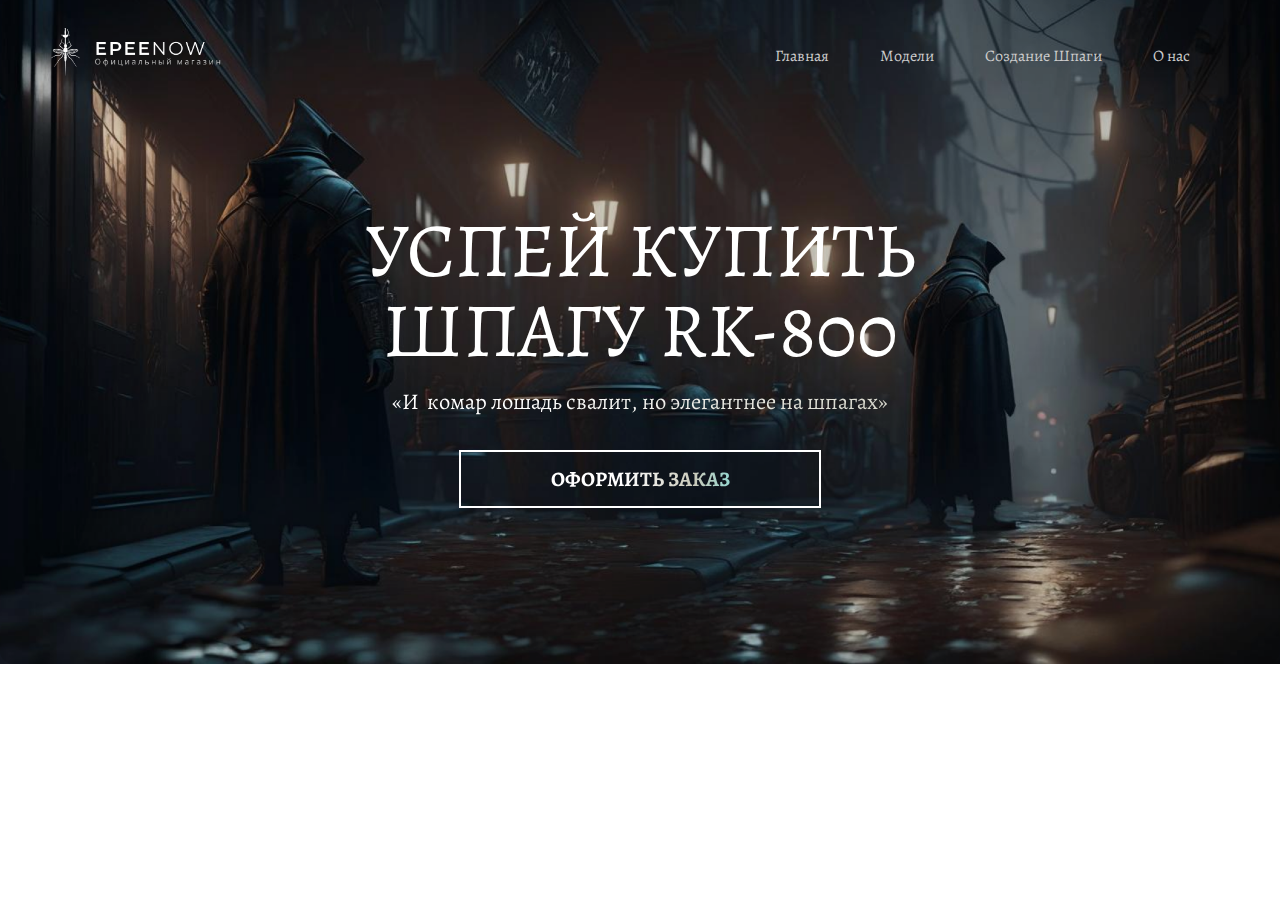
<file: index.html>
<!DOCTYPE html>
<html>

<head>
    <meta name="viewport" content="width=device-width, initial-scale=1">
    <link href="https://fonts.googleapis.com/css2?family=Alegreya&display=swap" rel="stylesheet">
    <link rel="stylesheet" href="https://cdnjs.cloudflare.com/ajax/libs/font-awesome/4.7.0/css/font-awesome.min.css">
    <link rel="stylesheet" href="./css/window-1.css">
    <style>

    </style>
</head>

<body>

    <div class="topnav" id="myTopnav">
        <img class="active" style="height: 3rem; padding-top: 2.2vw; padding-left: 4vw;" src="./images/logo.png" alt="">
        <a href="../windows/window-4.html" style="margin-right: 5vw;">О нас</a>
        <a href="./windows/window-3.html">Создание Шпаги</a>
        <a href="./windows/window-2.html">Модели</a>
        <a href="../index.html">Главная</a>
        <a href="javascript:void(0);" class="icon" onclick="myFunction()">
            <i class="fa fa-bars"></i>
        </a>
    </div>

    <div>
        <div>
            <p class="buy">
                УСПЕЙ КУПИТЬ <br> ШПАГУ RK-800</p>
            <p class="linear-wipe"
                style="text-align: center; line-height: 5vw; color: #C7C7C7; margin-bottom: 0px; margin-top: 0vw; margin-left: 10px; margin-right: 10px; font-size: 1.4rem;">
                «И  комар лошадь свалит, но элегантнее на шпагах»</p>
            <button style="margin: 0 auto; margin-top: 1rem; display: block; border: 2px solid #FFFFFF; padding: 1vw 7vw; outline: none; /* Для синий ободки */
            border: 2px solid white;
            background: transparent;"><a class="linear-wipe"
                    style="color: #C7C7C7; text-decoration: none; font-size: 1.3rem; font-family: 'Alegreya', serif;"
                    href="./windows/window-1.html"><b>ОФОРМИТЬ ЗАКАЗ</b></a></button>
        </div>
    </div>
    <div></div>
    <div></div>
    </div>
    <script>
        function myFunction() {
            var x = document.getElementById("myTopnav");
            if (x.className === "topnav") {
                x.className += " responsive";
            } else {
                x.className = "topnav";
            }
        }
    </script>


</body>

</html>
</file>
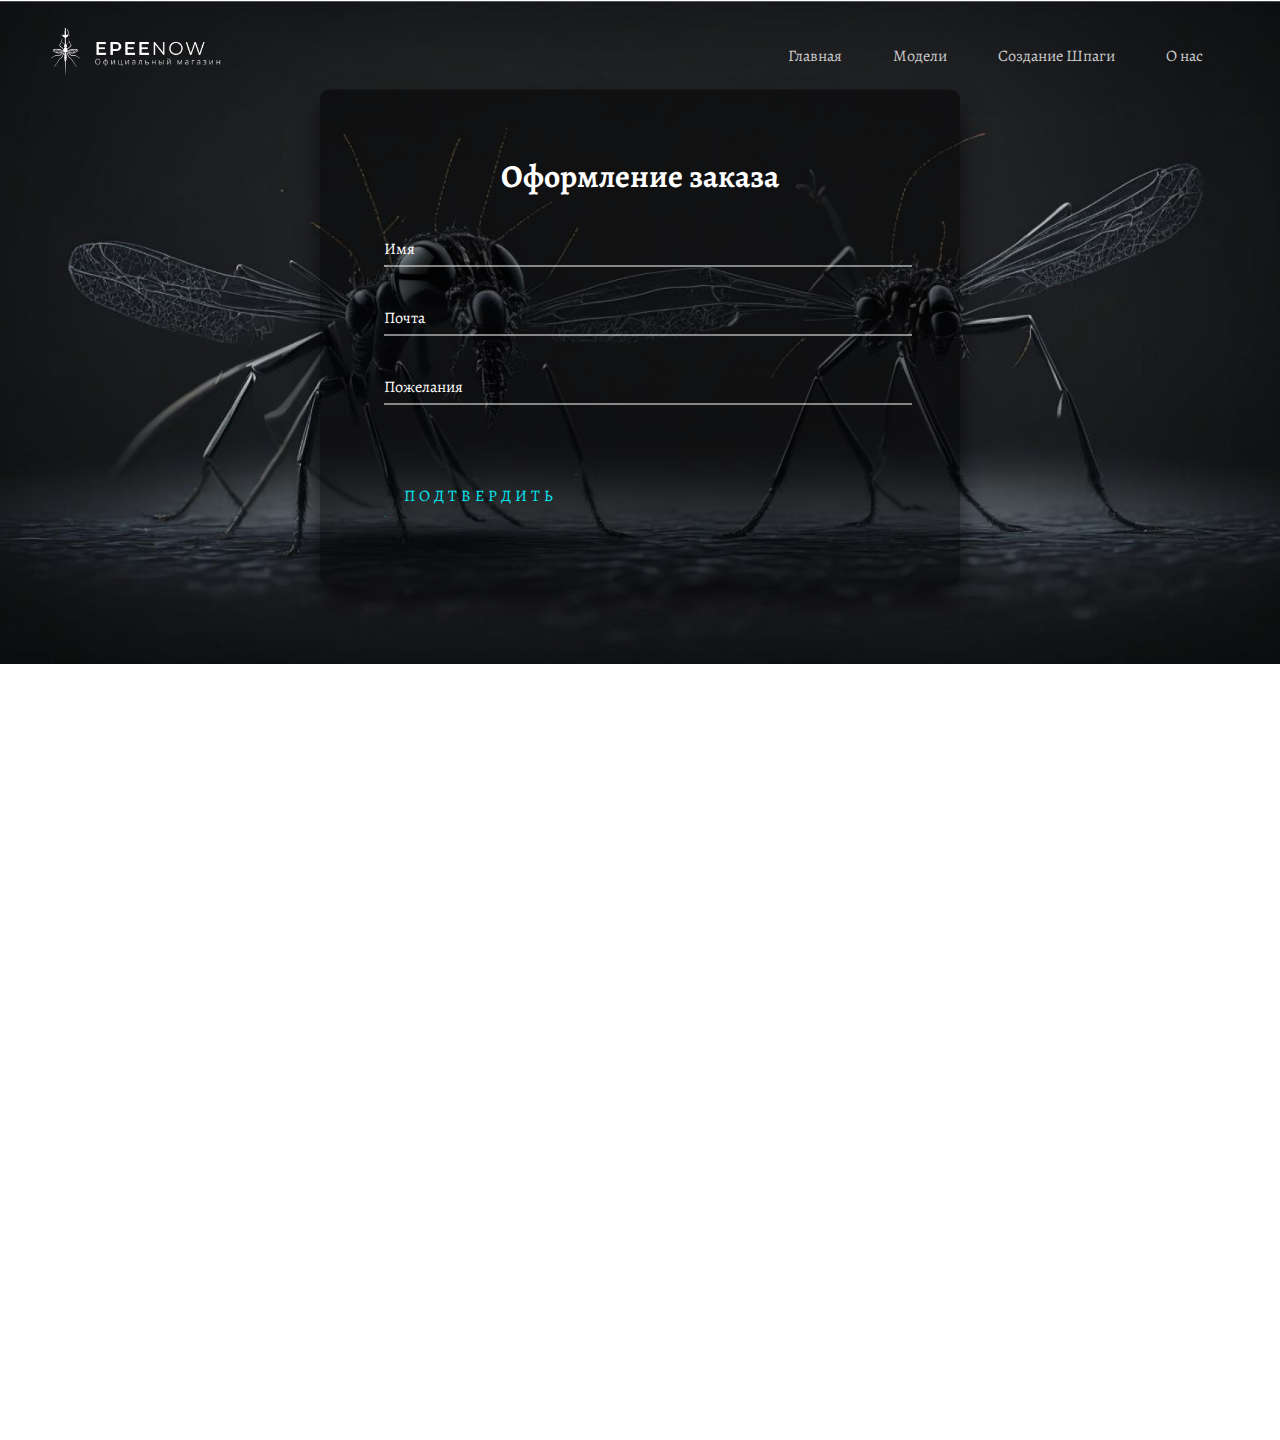
<file: windows/window-1.html>
<!DOCTYPE html>
<html>

<head>
    <meta name="viewport" content="width=device-width, initial-scale=1">
    <link href="https://fonts.googleapis.com/css2?family=Alegreya&display=swap" rel="stylesheet">
    <link rel="stylesheet" href="https://cdnjs.cloudflare.com/ajax/libs/font-awesome/4.7.0/css/font-awesome.min.css">
    <link rel="stylesheet" href="../css/zakaz.css">
    <title>Оформление заказа</title>
</head>

<body>

    <div class="topnav" id="myTopnav">
        <img class="active" style="height: 3rem; padding-top: 2.2vw; padding-left: 4vw;" src="../images/logo.png"
            alt="">
        <a href="../windows/window-4.html" style="margin-right: 4vw;">О нас</a>
        <a href="../windows/window-3.html">Создание Шпаги</a>
        <a href="../windows/window-2.html">Модели</a>
        <a href="../index.html">Главная</a>
        <a href="javascript:void(0);" class="icon" onclick="myFunction()">
            <i class="fa fa-bars"></i>
        </a>
    </div>
    <script>
        function myFunction() {
            var x = document.getElementById("myTopnav");
            if (x.className === "topnav") {
                x.className += " responsive";
            } else {
                x.className = "topnav";
            }
        }
    </script>

    <div class="login-box">
        <h2 style="font-family: 'Alegreya', serif; font-size: 2rem;">Оформление заказа</h2>
        <form>
            <div class="user-box">
                <input type="text" name="" required="">
                <label>Имя</label>
            </div>
            <div class="user-box">
                <input type="text" name="" required="">
                <label>Почта</label>
            </div>
            <div class="user-box">
                <input type="text" name="" required="">
                <label>Пожелания</label>
            </div>
            <a href="../windows/otvet.html" style="font-size: 1rem;">
                <span></span>
                <span></span>
                <span></span>
                <span></span>
                Подтвердить
            </a>
        </form>
    </div>

</body>

</html>
</file>
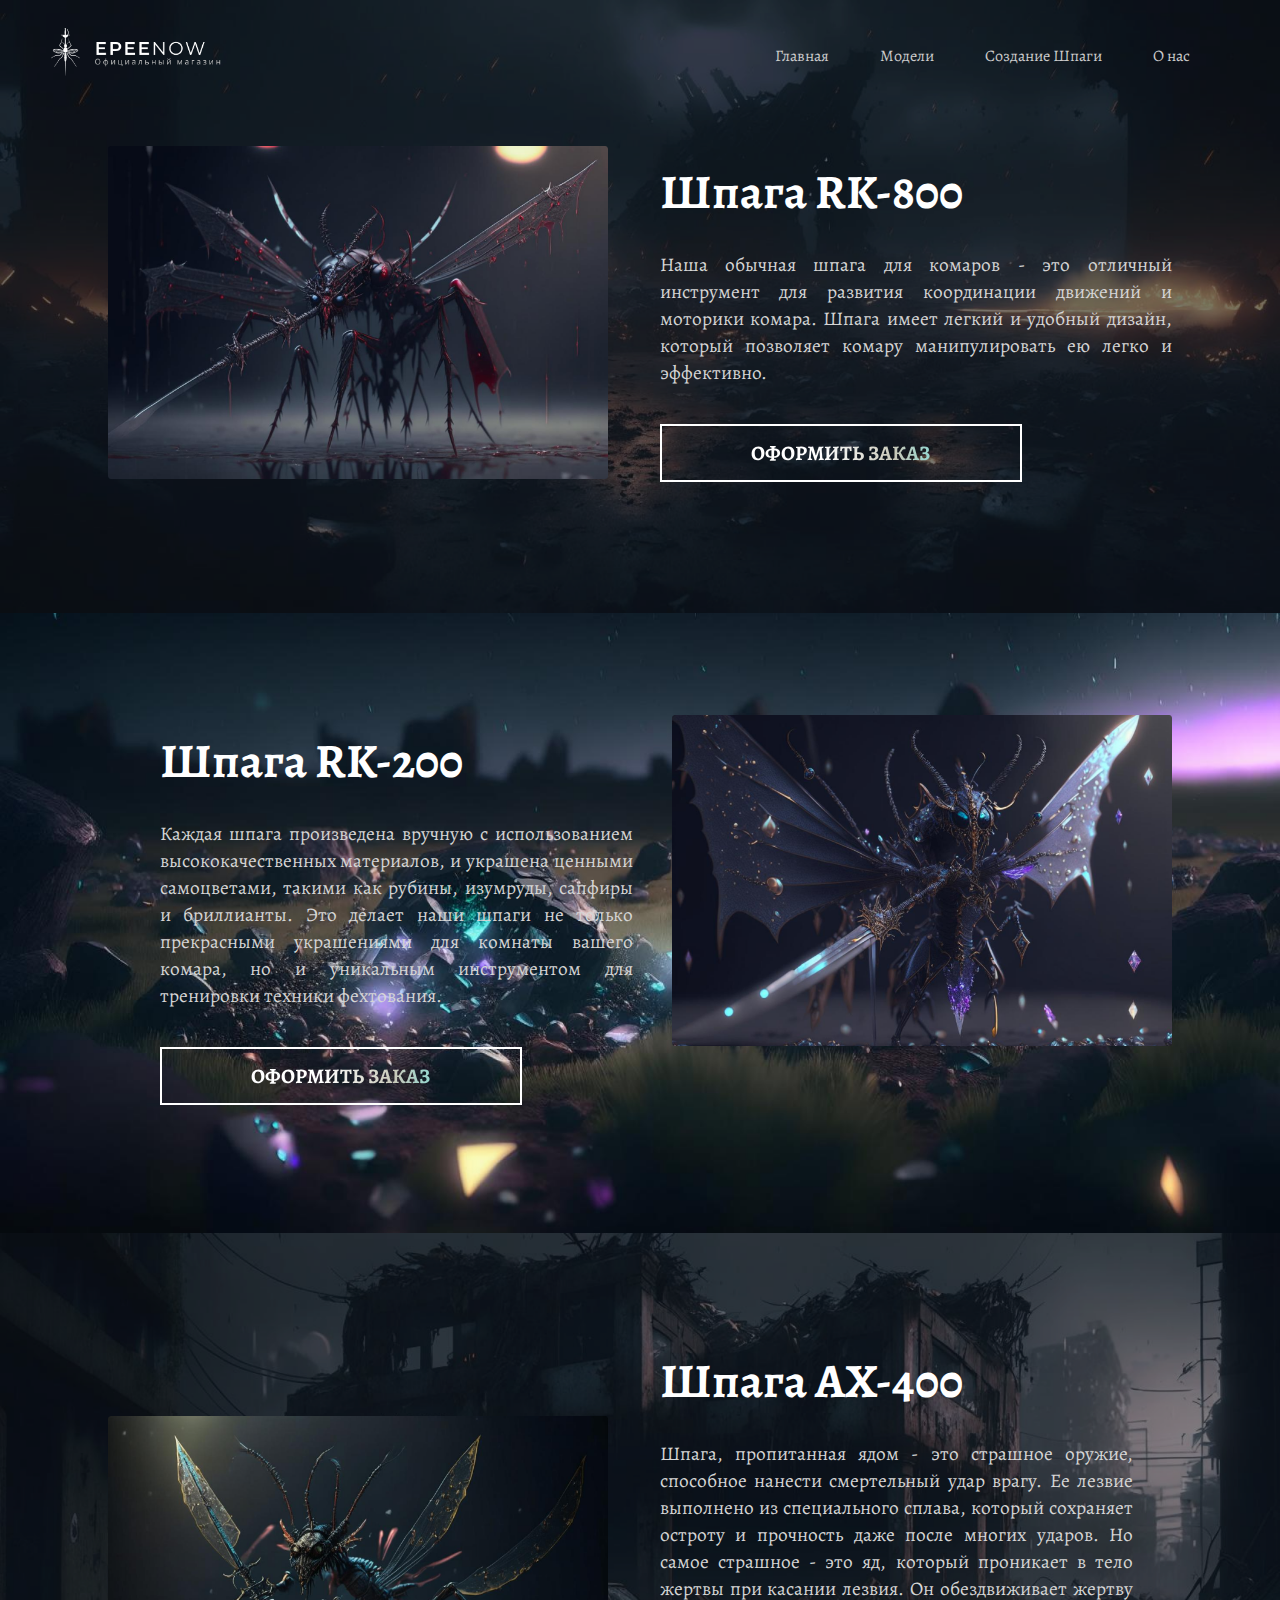
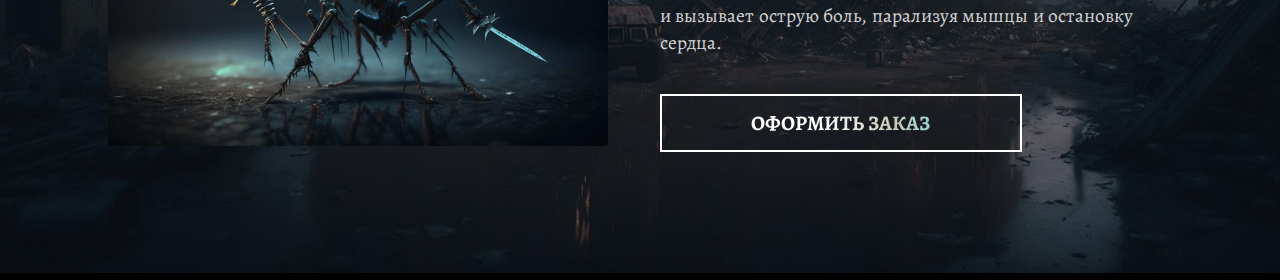
<file: windows/window-2.html>
<!DOCTYPE html>
<html>

<head>
    <meta name="viewport" content="width=device-width, initial-scale=1">
    <link href="https://fonts.googleapis.com/css2?family=Alegreya&display=swap" rel="stylesheet">
    <link rel="stylesheet" href="https://cdnjs.cloudflare.com/ajax/libs/font-awesome/4.7.0/css/font-awesome.min.css">
    <link rel="stylesheet" href="../css/window-2.css">
    <title>Меню</title>
</head>

<body>
    <div class="fon-card-1">
        <div class="topnav" id="myTopnav">
            <img class="active" style="height: 3rem; padding-top: 2.2vw; padding-left: 4vw;" src="../images/logo.png"
                alt="">
            <a href="../windows/window-4.html" style="margin-right: 5vw;">О нас</a>
            <a href="../windows/window-3.html">Создание Шпаги</a>
            <a href="../windows/window-2.html">Модели</a>
            <a href="../index.html">Главная</a>
            <a href="javascript:void(0);" class="icon" onclick="myFunction()">
                <i class="fa fa-bars"></i>
            </a>
        </div>

        <div>
            <div
                style="display: flex; flex-direction: row; margin: 8vw; margin-bottom: 0vw; margin-top: 5vw; flex-wrap: wrap; justify-content: center;">
                <div style="margin-top: auto;"><img class="card-img" style="max-width: 500px;"
                        src="../images/card-1.png" alt=""></div>
                <div class="text-card" style="width: 40vw; margin-left: 4vw;">
                    <p style="font-size: 3rem; color: white; margin-top: 1vw; margin-bottom: 2vw;"><b>Шпага RK-800</b>
                    </p>
                    <p class="card-text"
                        style="font-size: 1.2rem; color: rgb(213, 213, 213); margin-top: 1vw; text-align: justify;">Наша
                        обычная шпага
                        для комаров - это
                        отличный инструмент для развития
                        координации движений и моторики комара. Шпага имеет легкий и удобный дизайн,
                        который позволяет комару манипулировать ею легко и эффективно.</p>
                    <button class="card-button" style="margin-top: 3vw; display: block; border: 2px solid #FFFFFF; padding: 1vw 7vw; outline: none; /* Для синий ободки */
            border: 2px solid white;
            background: transparent;"><a class="linear-wipe"
                            style="color: #C7C7C7; text-decoration: none; font-size: 1.3rem; font-family: 'Alegreya', serif;"
                            href="../windows/window-1.html"><b>ОФОРМИТЬ ЗАКАЗ</b></a></button>
                </div>
            </div>
        </div>

    </div>

    <div class="fon-card-2">
        <div>
            <div
                style="display: flex; padding-top: 8vw; flex-direction: row; margin-left: 8vw; margin-right: 8vw; flex-wrap: wrap; justify-content: center;">
                <div class="text-card" style="width: 40vw; margin-left: 4vw; margin-top: auto;">
                    <p style="font-size: 3rem; color: white; margin-top: 1vw; margin-bottom: 2vw;"><b>Шпага RK-200</b>
                    </p>
                    <p class="card-text"
                        style="font-size: 1.2rem; padding-right: 3vw; color: rgb(213, 213, 213); margin-top: 1vw; text-align: justify;">
                        Каждая шпага
                        произведена вручную с
                        использованием высококачественных материалов, и украшена ценными самоцветами, такими как рубины,
                        изумруды,
                        сапфиры и бриллианты. Это делает наши шпаги не только прекрасными украшениями
                        для комнаты вашего комара, но и уникальным инструментом для тренировки техники
                        фехтования.</p>
                    <button class="card-button" style="margin-top: 3vw; display: block; border: 2px solid #FFFFFF; padding: 1vw 7vw; outline: none; /* Для синий ободки */
            border: 2px solid white;
            background: transparent;"><a class="linear-wipe"
                            style="color: #C7C7C7; text-decoration: none; font-size: 1.3rem; font-family: 'Alegreya', serif;"
                            href="../windows/window-1.html"><b>ОФОРМИТЬ ЗАКАЗ</b></a></button>
                </div>
                <div><img class="card-img" style="max-width: 500px;" src="../images/card-2.png" alt=""></div>
            </div>
        </div>

    </div>

    <div class="fon-card-3">
        <div>
            <div
                style="display: flex; padding-top: 8vw; flex-direction: row; margin-left: 8vw; margin-right: 8vw; flex-wrap: wrap; justify-content: center;">
                <div style="margin-top: auto;"><img class="card-img" style="max-width: 500px;"
                        src="../images/card-4.png" alt=""></div>
                <div class="text-card" style="width: 40vw; margin-left: 4vw;">
                    <p style="font-size: 3rem; color: white; margin-top: 1vw; margin-bottom: 2vw;"><b>Шпага AX-400</b>
                    </p>
                    <p class="card-text"
                        style="font-size: 1.2rem; padding-right: 3vw; color: rgb(213, 213, 213); margin-top: 1vw; text-align: justify;">
                        Шпага, пропитанная
                        ядом - это страшное оружие, способное нанести смертельный удар врагу. Ее лезвие выполнено из
                        специального сплава, который сохраняет остроту и прочность даже после многих ударов. Но самое
                        страшное - это яд, который проникает в тело жертвы при касании лезвия. Он обездвиживает жертву и
                        вызывает острую боль, парализуя мышцы и остановку сердца.</p>
                    <button class="card-button" style="margin-top: 3vw; display: block; border: 2px solid #FFFFFF; padding: 1vw 7vw; outline: none; /* Для синий ободки */
                        border: 2px solid white;
                        background: transparent;"><a class="linear-wipe"
                            style="color: #C7C7C7; text-decoration: none; font-size: 1.3rem; font-family: 'Alegreya', serif;"
                            href="../windows/window-1.html"><b>ОФОРМИТЬ ЗАКАЗ</b></a></button>
                </div>
            </div>
        </div>

    </div>


    <script>
        function myFunction() {
            var x = document.getElementById("myTopnav");
            if (x.className === "topnav") {
                x.className += " responsive";
            } else {
                x.className = "topnav";
            }
        }
    </script>


</body>

</html>
</file>
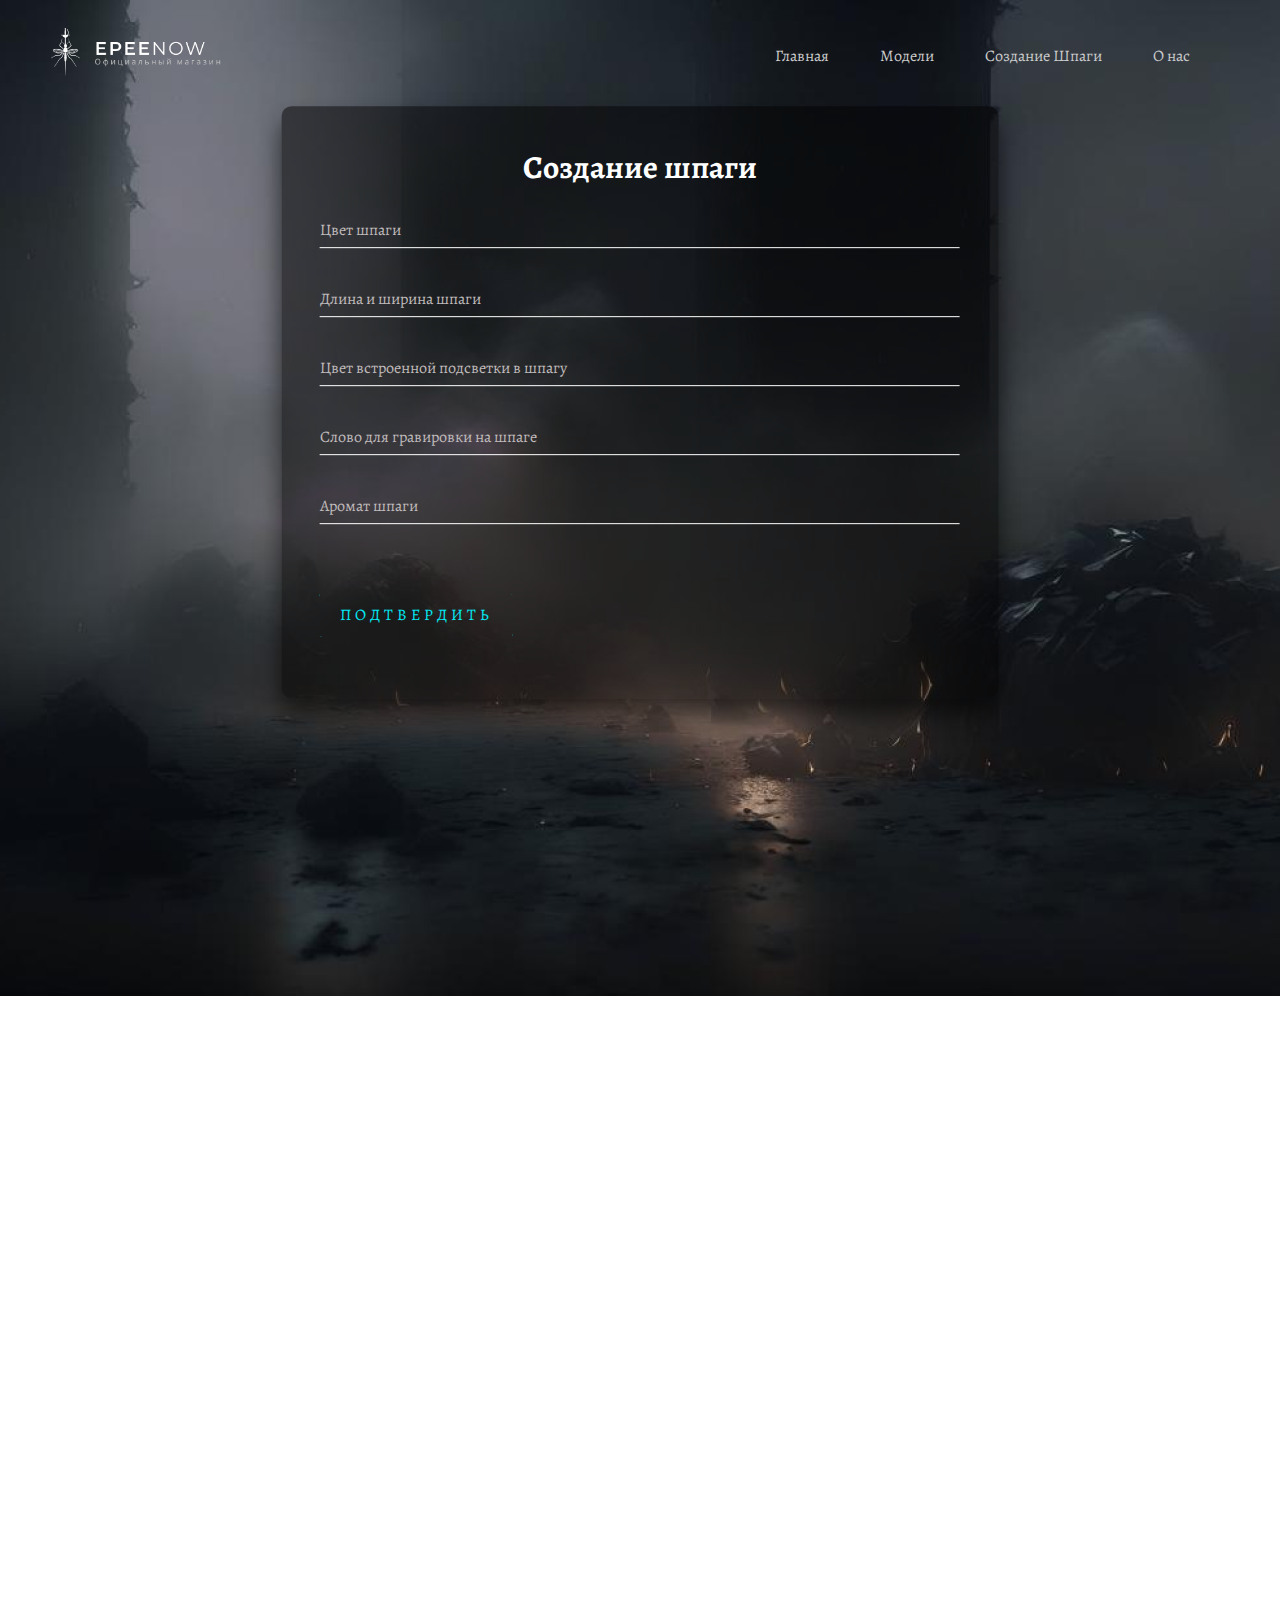
<file: windows/window-3.html>
<!DOCTYPE html>
<html>

<head>
    <meta name="viewport" content="width=device-width, initial-scale=1">
    <link href="https://fonts.googleapis.com/css2?family=Alegreya&display=swap" rel="stylesheet">
    <link rel="stylesheet" href="https://cdnjs.cloudflare.com/ajax/libs/font-awesome/4.7.0/css/font-awesome.min.css">
    <link rel="stylesheet" href="../css/window-3.css">
    <title>Создание шпаги</title>
</head>

<body>

    <div class="topnav" id="myTopnav">
        <img class="active" style="height: 3rem; padding-top: 2.2vw; padding-left: 4vw;" src="../images/logo.png"
            alt="">
        <a href="../windows/window-4.html" style="margin-right: 5vw;">О нас</a>
        <a href="../windows/window-3.html">Создание Шпаги</a>
        <a href="../windows/window-2.html">Модели</a>
        <a href="../index.html">Главная</a>
        <a href="javascript:void(0);" class="icon" onclick="myFunction()">
            <i class="fa fa-bars"></i>
        </a>
    </div>
    <script>
        function myFunction() {
            var x = document.getElementById("myTopnav");
            if (x.className === "topnav") {
                x.className += " responsive";
            } else {
                x.className = "topnav";
            }
        }
    </script>


    <div class="login-box">
        <h2 style="font-family: 'Alegreya', serif; font-size: 2rem;">Создание шпаги</h2>
        <form>
            <div class="user-box">
                <input type="text" name="" required="">
                <label style="color: #C0BBBB;">Цвет шпаги</label>
            </div>
            <div class="user-box">
                <input type="text" name="" required="">
                <label class="input-text" style="color: #C0BBBB;">Длина и ширина шпаги</label>
            </div>
            <div class="user-box">
                <input type="text" name="" required="">
                <label style="color: #C0BBBB;">Цвет встроенной подсветки в шпагу</label>
            </div>
            <div class="user-box">
                <input type="text" name="" required="">
                <label style="color: #C0BBBB;">Слово для гравировки на шпаге</label>
            </div>
            <div class="user-box">
                <input type="text" name="" required="">
                <label style="color: #C0BBBB;">Аромат шпаги</label>
            </div>
            <a class="a-1" href="../windows/window-1.html" style="font-size: 1rem; margin-bottom: 1.4vw;">
                <span></span>
                <span></span>
                <span></span>
                <span></span>
                Подтвердить
            </a>
        </form>
    </div>
</body>

</html>
</file>
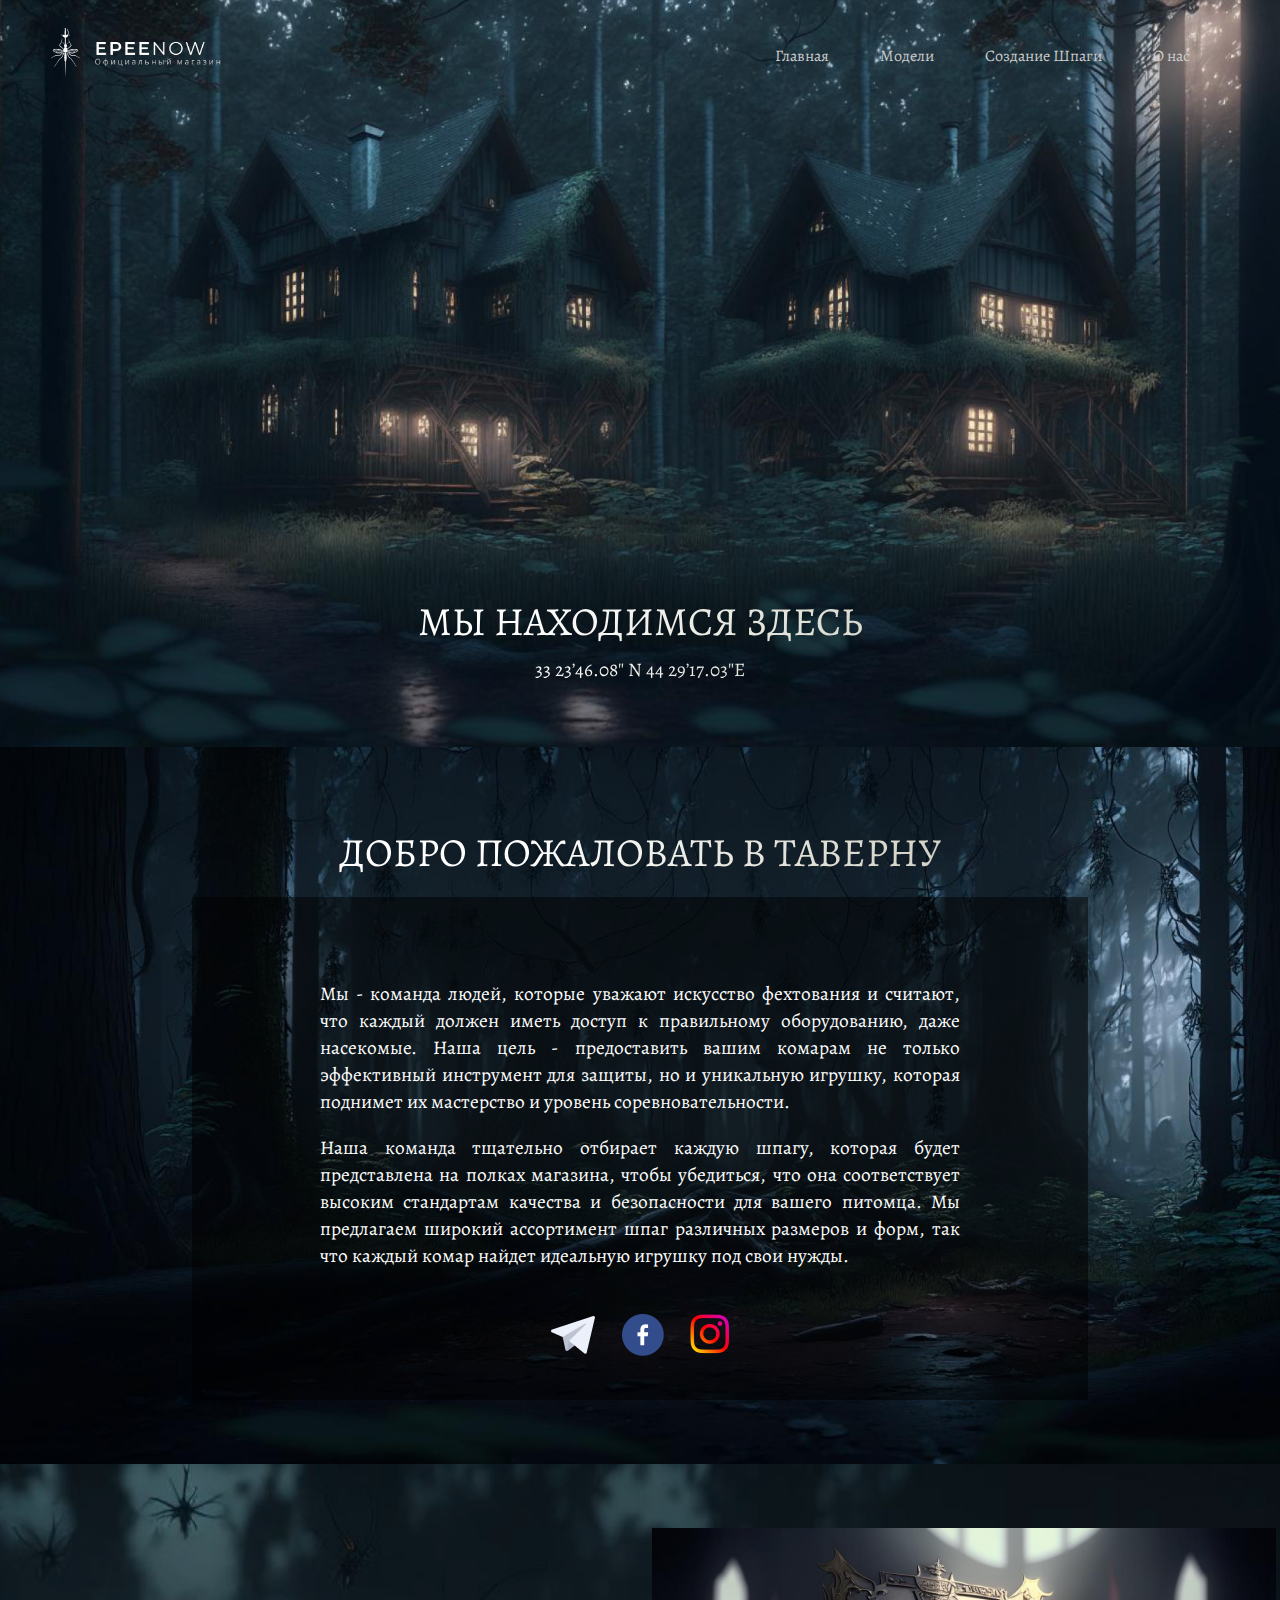
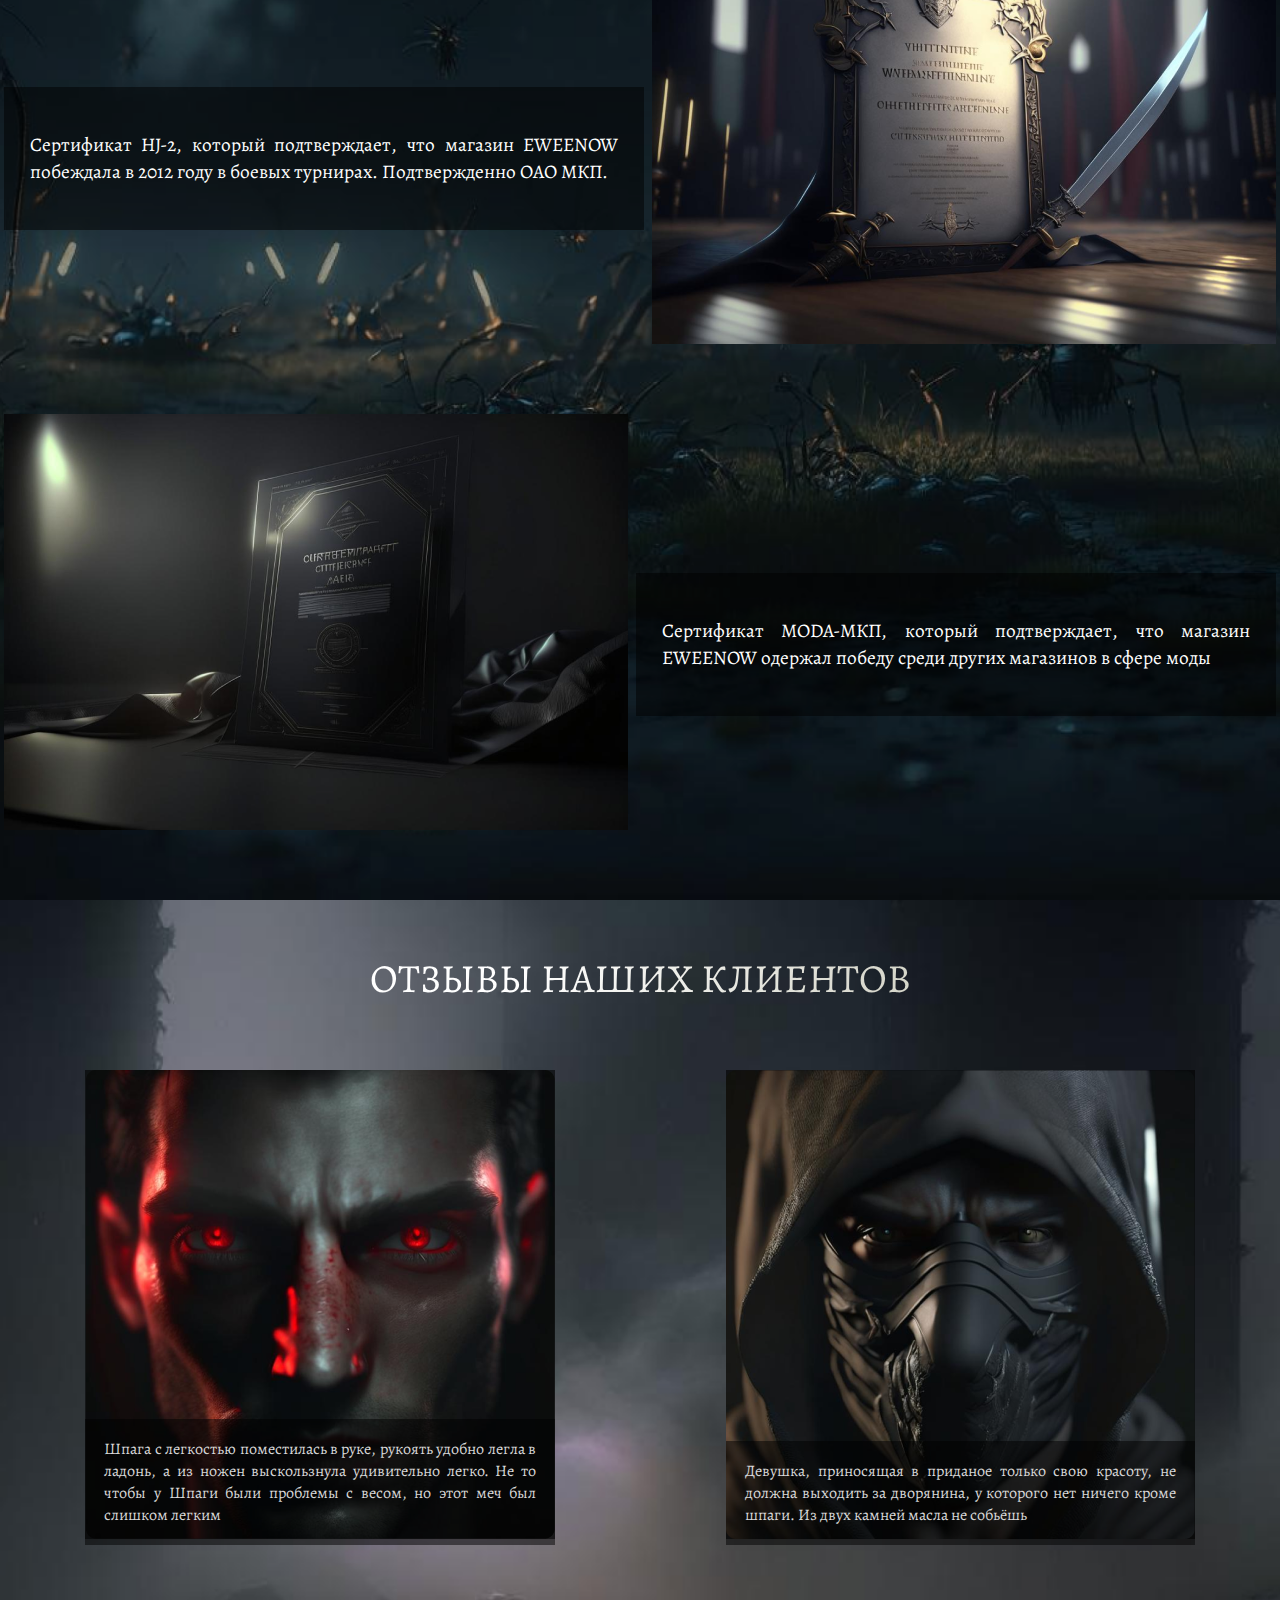
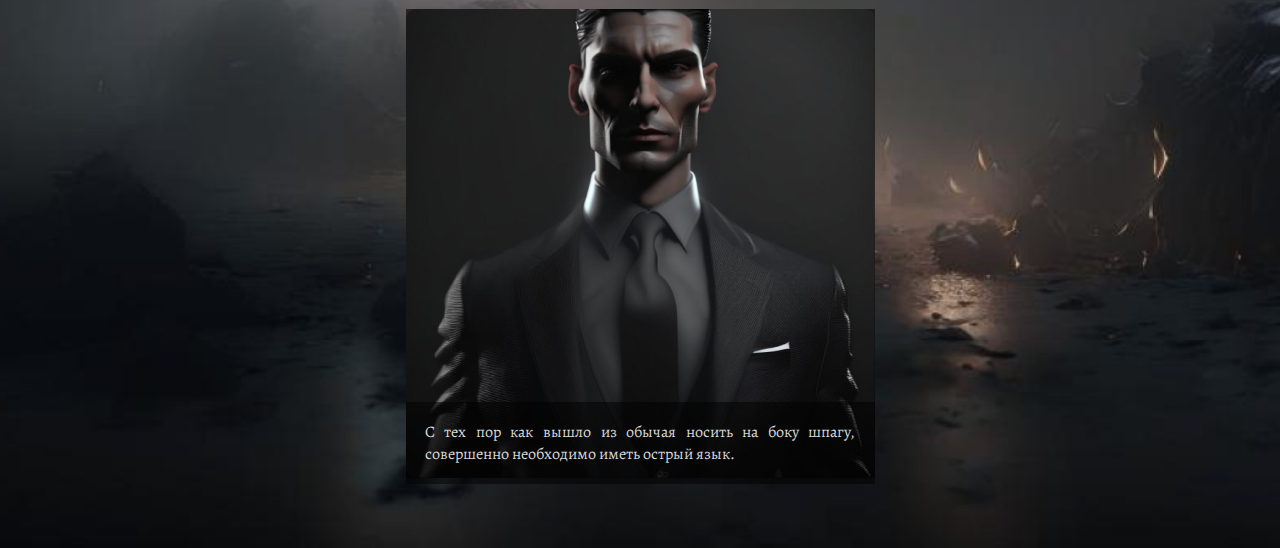
<file: windows/window-4.html>
<!DOCTYPE html>
<html lang="en">

<head>
    <meta charset="UTF-8">
    <meta http-equiv="X-UA-Compatible" content="IE=edge">
    <meta name="viewport" content="width=device-width, initial-scale=1.0">
    <title>О нас</title>
    <link href="https://fonts.googleapis.com/css2?family=Alegreya&display=swap" rel="stylesheet">
    <link rel="stylesheet" href="https://cdnjs.cloudflare.com/ajax/libs/font-awesome/4.7.0/css/font-awesome.min.css">
    <link rel="stylesheet" href="../css/window-4.css">
</head>

<body>

    <div class="fon-4">
        <div class="topnav" id="myTopnav">
            <img class="active" style="height: 3rem; padding-top: 2.2vw; padding-left: 4vw;" src="../images/logo.png"
                alt="">
            <a href="../windows/window-4.html" style="margin-right: 5vw;">О нас</a>
            <a href="../windows/window-3.html">Создание Шпаги</a>
            <a href="../windows/window-2.html">Модели</a>
            <a href="../index.html">Главная</a>
            <a href="javascript:void(0);" class="icon" onclick="myFunction()">
                <i class="fa fa-bars"></i>
            </a>
        </div>
        <div class="items-4" style="margin: 0 auto; margin-top: 32rem;">
            <p class="linear-wipe" style="color: #FFFFFF;  font-size: 2.5rem; text-align: center; margin-bottom: 0;">МЫ
                НАХОДИМСЯ ЗДЕСЬ</p>
        </div>
        <div style="padding-bottom: 5vw; margin: 0 auto;">
            <a class="linear-wipe"
                style="color: #FFFFFF; margin-top: 0.5vw;  font-size: 1.2rem; display: block; text-align: center!important;"
                href="https://earth.google.com/web/@33.39484246,44.48948747,36.49621428a,3424.67906378d,35y,57.22797864h,42.71714537t,-0r/data=CjsaORIxCgAZoy34frSyQEAh2m284Hg-RkAqGzMzwrAyMyc0Ni4xIk4gNDTCsDI5JzE3LjAiRRgCIAEoAg">33
                23’46.08″ N 44 29’17.03″E</a>
        </div>
    </div>


    <script>
        function myFunction() {
            var x = document.getElementById("myTopnav");
            if (x.className === "topnav") {
                x.className += " responsive";
            } else {
                x.className = "topnav";
            }
        }
    </script>


    <div class="fon-5" style="padding-top: 3vw; padding-bottom: 5vw;">
        <div style="text-align: center; margin-left: 1vw; margin-right: 1vw; margin-bottom: 1.3vw;">
            <p class="taverna-text linear-wipe"
                style="color: #FFFFFF;  font-size: 2.5rem; text-align: center; margin-bottom: 0;">
                ДОБРО ПОЖАЛОВАТЬ В
                ТАВЕРНУ</p>
        </div>

        <div class="p-text-2" style="width: 70vw; margin: 0 auto; background: rgba(0, 0, 0, 0.5);">
            <div style="padding-left: 10vw; padding-right: 10vw; padding-top: 5vw;">
                <p style="color: #FFFFFF;  font-size: 1.2rem; text-align: justify; margin-bottom: 0;">Мы - команда
                    людей, которые уважают искусство фехтования и считают, что каждый
                    должен иметь доступ к правильному оборудованию, даже насекомые. Наша цель -
                    предоставить вашим комарам не только эффективный инструмент для защиты, но и
                    уникальную игрушку, которая поднимет их мастерство и уровень соревновательности.

                </p>
                <p class="p-text"
                    style="color: #FFFFFF; padding-bottom:5vw ;  font-size: 1.2rem; text-align: justify; padding-bottom: 2vw;">
                    Наша команда тщательно отбирает каждую шпагу, которая будет представлена на полках магазина, чтобы
                    убедиться, что она соответствует высоким стандартам качества и
                    безопасности для вашего питомца. Мы предлагаем широкий ассортимент шпаг
                    различных размеров и форм, так что каждый комар найдет идеальную игрушку под
                    свои нужды.
                </p>

                <div style="display: flex; justify-content: center; padding-bottom: 3vw;">
                    <div style="margin-right: 2vw;"><a target="_blank" href="https://t.me/tervanov"><img
                                src="../images/telegramm.png" alt=""></a></div>
                    <div><a target="_blank" href="https://www.facebook.com/profile.php?id=100087129459426"><img
                                src="../images/facebook.png" alt=""></a></div>
                    <div style="margin-left: 2vw;"><a target="_blank"
                            href="https://instagram.com/skaillex?igshid=ZDdkNTZiNTM="><img
                                src="../images/instagramm.png" alt=""></a></div>
                </div>
            </div>
        </div>
    </div>


    <div
        style="background-image: url(../images/background-fon-window6.png); background-repeat: no-repeat; background-size: cover; background-position: center;">
        <div style="margin: 0 auto; padding-top: 5vw;">
            <div style="display: flex; align-items: center; justify-content: space-around; flex-wrap: wrap-reverse;">
                <div class="fon-text"
                    style="width:46vw; background: rgba(0, 0, 0, 0.5); margin-top: 3vw; padding: 2vw;">
                    <p
                        style="color: #FFFFFF; padding-bottom: 0!important;  font-size: 1.2rem; text-align: justify; padding-bottom: 2vw;">
                        Сертификат HJ-2, который подтверждает, что магазин EWEENOW побеждала в 2012 году в боевых
                        турнирах.
                        Подтвержденно ОАО МКП.</p>
                </div>
                <div><img style="width: 100%;" src="../images/sercificate-1.png" alt=""></div>
            </div>
        </div>

        <div style="margin: 0 auto; padding-top: 5vw; padding-bottom: 5vw;">
            <div style="display: flex; align-items: center; justify-content: space-around; flex-wrap: wrap;">
                <div><img style="width: 100%;" src="../images/sercificate-2.png" alt=""></div>
                <div class="fon-text"
                    style="width:46vw; background: rgba(0, 0, 0, 0.5); margin-top: 3vw; padding: 2vw;">
                    <p
                        style="color: #FFFFFF; padding-bottom: 0!important;  font-size: 1.2rem; text-align: justify; padding-bottom: 2vw;">
                        Сертификат MODA-МКП, который подтверждает, что магазин EWEENOW одержал победу среди других
                        магазинов в сфере моды</p>
                </div>
            </div>
        </div>
    </div>



    <div
        style="padding-bottom: 5vw; background-image: url(../images/background-fon-window3.png); background-repeat: no-repeat; background-size: cover;">
        <p class="taverna-text linear-wipe"
            style="color: #FFFFFF;  font-size: 2.5rem; text-align: center; margin-bottom: 0; margin-top: 0; padding-top: 4vw;">
            ОТЗЫВЫ НАШИХ КЛИЕНТОВ</p>
        <div style="display: flex; justify-content: space-around; flex-wrap: wrap;">
            <div style="margin-top: 5vw;" class="card">
                <div style="position:relative; text-align:justify;">
                    <img style="width: 100%; box-shadow: inset 0 0 12px 8px rgba(0,0,0,.6);"
                        src="../images/avatar-1.png" alt="">
                    <div>
                        <p style="color: #d7d7d7;  position: absolute; margin-bottom: 0; padding: 1.5vw; background-color: rgba(0, 0, 0, 0.5); bottom: 0;
                    left: 0px;">Шпага с легкостью поместилась в руке, рукоять удобно
                            легла в ладонь, а из ножен выскользнула
                            удивительно легко. Не то чтобы у Шпаги были проблемы с весом, но этот меч был слишком легким
                        </p>
                    </div>
                </div>
            </div>

            <div style="margin-top: 5vw;" class="card">
                <div style="position:relative; text-align:justify;">
                    <img style="width: 100%; box-shadow: inset 0 0 12px 8px rgba(0,0,0,.6);"
                        src="../images/avatar-2.png" alt="">
                    <div>
                        <p style="color: #d7d7d7; position: absolute; margin-bottom: 0; padding: 1.5vw; background-color: rgba(0, 0, 0, 0.5); bottom: 0;
                    left: 0px;">Девушка, приносящая в приданое только свою красоту, не должна выходить за дворянина, у
                            которого нет ничего кроме шпаги. Из двух камней масла не собьёшь
                        </p>
                    </div>
                </div>
            </div>

            <div style="margin-top: 5vw;" class="card">
                <div style="position:relative; text-align:justify;">
                    <img style="width: 100%; box-shadow: inset 0 0 12px 8px rgba(0,0,0,.6);"
                        src="../images/avatar-3.png" alt="">
                    <div>
                        <p style="color: #d7d7d7; position: absolute; margin-bottom: 0; padding: 1.5vw; background-color: rgba(0, 0, 0, 0.5); bottom: 0;
                    left: 0px;">С тех пор как вышло из обычая носить на боку шпагу, совершенно необходимо иметь острый
                            язык.
                        </p>
                    </div>
                </div>
            </div>
        </div>
    </div>
</body>

</html>
</file>
<file: css/window-1.css>
.buy{
    text-align: center; line-height: 5rem; color: #FFFFFF; margin-top: 10vw; margin-bottom: 0px; margin-left: 10px; margin-right: 10px; font-size: 4.8rem;  
}

body {
    margin: 0;
    font-family: 'Alegreya', serif;
    background: url(../images/background-fon.png);
    background-size: 100%;
    height: 100%;
    background-repeat: no-repeat;
}

a {
    -webkit-tap-highlight-color: transparent !important;
}

.topnav {
    overflow: hidden;
}

button a:hover {
    color: #03e9f4 !important;
}

.topnav a {
    float: right;
    margin-top: 3.5vw;
    display: block;
    color: #CBCBCB;
    text-align: center;
    padding: 0vw 2vw;
    text-decoration: none;
    font-size: 1rem;
}

.topnav a:hover {
    color: #03e9f4 !important;
}

.topnav a.active {
    color: #03e9f4 !important;
}

.topnav .icon {
    display: none;
}

@media screen and (max-width: 1100px) {

    .topnav a:not(:first-child) {
        display: none;
    }

    .topnav a.icon {
        float: right;
        margin-right: 5vw;
        margin-top: 5vw;
        display: block;
    }

    body {
        margin: 0;
        background: url(../images/background-fon-2.jpg);
        height: 100%;
        background-repeat: no-repeat;
    }
}

@media screen and (min-width: 500px) and (max-width: 1100px) {
    .buy {

        text-align: center !important;
        line-height: 5rem;
        color: #FFFFFF;
        margin-top: 20vw;
        margin-bottom: 0px;
        margin-left: 10px;
        margin-right: 10px;
        font-size: 4rem !important;
    }

}

@media screen and (max-width: 500px) {
    .buy {

        text-align: center !important;
        line-height: 5rem;
        color: #FFFFFF;
        margin-top: 30vw;
        margin-bottom: 0px;
        margin-left: 10px;
        margin-right: 10px;
        font-size: 4rem !important;
    }

    .topnav.responsive {
        position: relative;
    }

    .topnav.responsive .icon {
        position: absolute;
        right: 0;
        top: 0;
    }

    .topnav.responsive a {
        margin-top: 4vw;
        font-size: 4vw;
        float: none;
        display: block;
        text-align: left;
    }

    .buy {
        font-size: 3rem !important;
        margin-bottom: 5vw;
    }

    body {
        margin: 0;
        background: url(../images/background-fon-2.jpg);
        height: 100%;
        background-repeat: no-repeat;
    }
}

@media screen and (max-width: 1000px) {

    .topnav.responsive {
        position: relative;
    }

    .topnav.responsive .icon {
        position: absolute;
        right: 0;
        top: 0;
    }

    .topnav.responsive a {
        margin-top: 4vw;
        font-size: 4vw;
        float: none;
        display: block;
        text-align: left;
    }

    .buy {
        font-size: 3rem !important;
        margin-bottom: 5vw;
    }

    body {
        margin: 0;
        background: url(../images/background-fon-2.jpg);
        height: 100%;
        background-repeat: no-repeat;
    }
}

@media screen and (max-width: 480px) {
    .buy {
        font-size: 3rem !important;
        margin-bottom: 5vw;
    }
}

.linear-wipe {
    text-align: center;
    background: linear-gradient(to right, #FFF 20%, rgb(201, 201, 186) 40%, rgb(100, 227, 227) 60%, #FFF 80%);
    background-size: 200% auto;
    background-clip: text;
    -webkit-background-clip: text;
    -webkit-text-fill-color: transparent;
    animation: shine 2s linear infinite;
}

@keyframes shine {
    to {
        background-position: 200% center;
    }
}
</file>
<file: css/zakaz.css>
body {
    margin: 0;
    font-family: 'Alegreya', serif;
    background: url(../images/background-fon-zakaz.png);
    background-size: 100%;
    background-repeat: no-repeat;
    overflow-y: hidden;
    height: 90rem;

}
a {
  -webkit-tap-highlight-color: transparent !important;
}
.topnav {
    overflow: hidden;
}

.topnav a {
    float: right;
    margin-top: 3.5vw;
    display: block;
    color: #CBCBCB;
    text-align: center;
    padding: 0vw 2vw;
    text-decoration: none;
    font-size: 1rem;
}

.topnav a:hover {
    color: #03e9f4;
}

.topnav a.active {
    color: #CBCBCB;
}

.topnav .icon {
    display: none;
}

@media screen and (max-width: 1100px) {
    .buy {
        text-align: center;
        line-height: 5rem;
        color: #FFFFFF;
        margin-top: 10vw;
        margin-bottom: 0px;
        margin-left: 10px;
        margin-right: 10px;
        font-size: 2rem;

    }

    .topnav a:not(:first-child) {
        display: none;
    }

    .topnav a.icon {
        float: right;
        margin-right: 5vw;
        margin-top: 5vw;
        display: block;
    }

    body {
        margin: 0;
        background: url(../images/background-fon-window3.png);
        background-size: cover;
        background-repeat: no-repeat;
    }
}


@media screen and (max-width: 1100px) {
    .buy {

        text-align: center !important;
        line-height: 5rem;
        color: #FFFFFF;
        margin-top: 35vw;
        margin-bottom: 0px;
        margin-left: 10px;
        margin-right: 10px;
        font-size: 4rem !important;
    }

    .topnav.responsive {
        position: relative;
    }

    .topnav.responsive .icon {
        position: absolute;
        right: 0;
        top: 0;
    }

    .topnav.responsive a {
        margin-top: 4vw;
        font-size: 4vw;
        float: none;
        display: block;
        text-align: left;
    }


    body {
        margin: 0;
        background: url(../images/background-fon-window3.png);
        background-size: cover;
        background-repeat: no-repeat;
        background-position-x: -500px;
    }
}

.login-box {
    margin-top: 16rem;
    margin-left: 50vw;
    width: 50vw;
    padding: 5vw;
    transform: translate(-50%, -50%);
    background: rgba(0,0,0,.5);
    box-sizing: border-box;
    box-shadow: 0 15px 25px rgba(0,0,0,.6);
    border-radius: 10px;
  }
  @media screen and (max-width: 730px) {
    .login-box {
      margin-top: 17rem;
      margin-left: 50vw;
      width: 80vw;
    }
    .a-1{
      margin-top: 2vw;
    }

}

  @media screen and (max-width: 600px) {
    .login-box {
      margin-top: 17rem;
      margin-left: 50vw;
      width: 80vw;
      }
      
  }

  @media screen and (min-width: 1450px) {
    .login-box {
        margin-top: 20rem;
        
      }
  }

  .login-box h2 {
    margin: 0 0 30px;
    padding: 0;
    color: #fff;
    text-align: center;
  }
  
  .login-box .user-box {
    position: relative;
  }
  
  .login-box .user-box input {
    width: 100%;
    padding: 10px 0;
    font-size: 16px;
    color: #fff;
    margin-bottom: 30px;
    border: none;
    padding-right: 1rem;
    border-bottom: 1px solid #fff;
    outline: none;
    background: transparent;
  }
  .login-box .user-box label {
    position: absolute;
    top:0;
    left: 0;
    padding: 10px 0;
    font-size: 16px;
    color: #fff;
    pointer-events: none;
    transition: .5s;
  }
  
  .login-box .user-box input:focus ~ label,
  .login-box .user-box input:valid ~ label {
    top: -20px;
    left: 0;
    color: #03e9f4;
    font-size: 12px;
  }
  
  .login-box form a {
    position: relative;
    display: inline-block;
    padding: 10px 20px;
    color: #03e9f4;
    font-size: 16px;
    text-decoration: none;
    text-transform: uppercase;
    overflow: hidden;
    transition: .5s;
    margin-top: 40px;
    letter-spacing: 4px
  }
  
  .login-box a:hover {
    background: #03e9f4;
    color: #fff;
    border-radius: 5px;
    box-shadow: 0 0 5px #03e9f4,
                0 0 25px #03e9f4,
                0 0 50px #03e9f4,
                0 0 100px #03e9f4;
  }
  
  .login-box a span {
    position: absolute;
    display: block;
  }
  
  .login-box a span:nth-child(1) {
    top: 0;
    left: -100%;
    width: 100%;
    height: 2px;
    background: linear-gradient(90deg, transparent, #03e9f4);
    animation: btn-anim1 1s linear infinite;
  }
  
  @keyframes btn-anim1 {
    0% {
      left: -100%;
    }
    50%,100% {
      left: 100%;
    }
  }
  
  .login-box a span:nth-child(2) {
    top: -100%;
    right: 0;
    width: 2px;
    height: 100%;
    background: linear-gradient(180deg, transparent, #03e9f4);
    animation: btn-anim2 1s linear infinite;
    animation-delay: .25s
  }
  
  @keyframes btn-anim2 {
    0% {
      top: -100%;
    }
    50%,100% {
      top: 100%;
    }
  }
  
  .login-box a span:nth-child(3) {
    bottom: 0;
    right: -100%;
    width: 100%;
    height: 2px;
    background: linear-gradient(270deg, transparent, #03e9f4);
    animation: btn-anim3 1s linear infinite;
    animation-delay: .5s
  }
  
  @keyframes btn-anim3 {
    0% {
      right: -100%;
    }
    50%,100% {
      right: 100%;
    }
  }
  
  .login-box a span:nth-child(4) {
    bottom: -100%;
    left: 0;
    width: 2px;
    height: 100%;
    background: linear-gradient(360deg, transparent, #03e9f4);
    animation: btn-anim4 1s linear infinite;
    animation-delay: .75s
  }
  
  @keyframes btn-anim4 {
    0% {
      bottom: -100%;
    }
    50%,100% {
      bottom: 100%;
    }
  }
</file>
<file: css/window-2.css>
body {
    margin: 0;
    font-family: 'Alegreya', serif;
    background-color: black;
}
button a:hover {
    color: red!important;
  }
.fon-card-1{
    background-image: url(../images/fon-card-1.png);
    background-size: 100%;
    background-repeat: no-repeat;
    padding-bottom: 10vw;
}
a {
    -webkit-tap-highlight-color: transparent !important;
}
.fon-card-2{
    background-image: url(../images/card-3.png);
    background-size: 100%;
    background-repeat: no-repeat;
    padding-bottom: 10vw;
}

.fon-card-3{
    background-image: url(../images/fon-card-3.png);
    background-size: 100%;
    background-repeat: no-repeat;
    padding-bottom: 10vw;
}

.topnav {
    overflow: hidden;
}

.topnav a {
    float: right;
    margin-top: 3.5vw;
    display: block;
    color: #CBCBCB;
    text-align: center;
    padding: 0vw 2vw;
    text-decoration: none;
    font-size: 1rem;
}

.topnav a:hover {
    color: #03e9f4;
}

.topnav a.active {
    color: #CBCBCB;
}

.topnav .icon {
    display: none;
}

@media screen and (max-width: 1250px) {

    .topnav a:not(:first-child) {
        display: none;
    }

    .topnav a.icon {
        float: right;
        margin-right: 5vw;
        margin-top: 5vw;
        display: block;
    }

    body {
        margin: 0;
        background: url(../images/background-fon-2.jpg);
        height: 100%;
        background-repeat: no-repeat;
    }
    .fon-card-1{
        background-image: url(../images/fon-card-1.png);
        background-size: 0%;
        background-repeat: no-repeat;
    }
    .fon-card-2{
        background-image: url(../images/fon-card-1.png);
        background-size: 0%;
        background-repeat: no-repeat;
    }

    .fon-card-3{
        background-image: url(../images/fon-card-1.png);
        background-size: 0%;
        background-repeat: no-repeat;
    }

    .text-card{
        text-align: center;
        order:2
    }
}


@media screen and (max-width: 1250px) {

    .topnav.responsive {
        position: relative;
    }

    .topnav.responsive .icon {
        position: absolute;
        right: 0;
        top: 0;
    }

    .topnav.responsive a {
        margin-top: 4vw;
        font-size: 4vw;
        float: none;
        display: block;
        text-align: left;
    }

    .buy {
        font-size: 3rem !important;
        margin-bottom: 5vw;
    }

    body {
        margin: 0;
        background: url(../images/background-fon-2.jpg);
        height: 100%;
        background-size: cover;
        background-repeat: no-repeat;
    }
}

@media screen and (max-width: 480px) {
    .buy {
        font-size: 3rem !important;
        margin-bottom: 5vw;
    }
}

@media screen and (max-width: 1100px) {
.text-card{
    width: 500px!important;
    text-align: center;
}
}

@media screen and (max-width: 1250px) {
    .card-button{
        margin: 0 auto;
    }
    }

@media screen and (max-width: 630px) {
    
    .card-img{
    width: 400px;
    }

    }

    @media screen and (max-width: 460px) {
    
        .card-img{
        width: 300px;
        }
    .card-text{
        text-align: center!important;
        font-size: 0.8rem!important;
    }
        }

        @media screen and (max-width: 360px) {
    
            .card-img{
            width: 200px;
            }
        
            }

            .linear-wipe {
                text-align: center;
                background: linear-gradient(to right, #FFF 20%, rgb(201, 201, 186) 40%, rgb(100, 227, 227) 60%, #FFF 80%);
                background-size: 200% auto;
                background-clip: text;
                -webkit-background-clip: text;
                -webkit-text-fill-color: transparent;
                animation: shine 2s linear infinite;
            }
            
            @keyframes shine {
                to {
                    background-position: 200% center;
                }
            }
</file>
<file: css/window-3.css>
body {
    margin: 0;
    font-family: 'Alegreya', serif;
    background: url(../images/background-fon-window3.png);
width: 100%;
    background-repeat: no-repeat;
    overflow-y: hidden;
    height: 100rem;

}

@media screen and (min-width:2000px) {
  body {
    margin: 0;
    font-family: 'Alegreya', serif;
    background: url(../images/background-fon-window3.png);
background-size: 100%;
    background-repeat: no-repeat;
    overflow-y: hidden;
    height: 100rem;

}

.buy {
  text-align: center;
  line-height: 5rem;
  color: #FFFFFF;
  margin-top: 20vw!important;
  margin-bottom: 0px;
  margin-left: 10px;
  margin-right: 10px;
  font-size: 2rem;

}
}
a {
    -webkit-tap-highlight-color: transparent !important;
}

.topnav {
    overflow: hidden;
}

.login-box .user-box input {
  width: 100%;
  padding: 10px 0;
  font-size: 16px;
  color: #fff;
  margin-bottom: 30px;
  border: none;
  padding-right: 0rem!important;
  border-bottom: 1px solid #fff;
  outline: none;
  background: transparent;
}

.topnav a {
    float: right;
    margin-top: 3.5vw;
    display: block;
    color: #CBCBCB;
    text-align: center;
    padding: 0vw 2vw;
    text-decoration: none;
    font-size: 1rem;
}

.topnav a:hover {
    color: #03e9f4;
}

.topnav a.active {
    color: #CBCBCB;
}

.topnav .icon {
    display: none;
}

@media screen and (max-width: 1100px) {
    .buy {
        text-align: center;
        line-height: 5rem;
        color: #FFFFFF;
        margin-top: 10vw;
        margin-bottom: 0px;
        margin-left: 10px;
        margin-right: 10px;
        font-size: 2rem;

    }

    .topnav a:not(:first-child) {
        display: none;
    }

    .topnav a.icon {
        float: right;
        margin-right: 5vw;
        margin-top: 5vw;
        display: block;
    }

    body {
        margin: 0;
        background: url(../images/background-fon-window3.png);
        background-size: cover;
        height: 100%;
        background-repeat: no-repeat;
    }
}


@media screen and (max-width: 1100px) {
    .buy {

        text-align: center !important;
        line-height: 5rem;
        color: #FFFFFF;
        margin-top: 35vw;
        margin-bottom: 0px;
        margin-left: 10px;
        margin-right: 10px;
        font-size: 4rem !important;
    }

    .topnav.responsive {
        position: relative;
    }

    .topnav.responsive .icon {
        position: absolute;
        right: 0;
        top: 0;
    }

    .topnav.responsive a {
        margin-top: 4vw;
        font-size: 4vw;
        float: none;
        display: block;
        text-align: left;
    }


    body {
        margin: 0;
        background: url(../images/background-fon-window3.png);
        background-size: cover;
        height: 100%;
        background-repeat: no-repeat;
    }
}


.login-box {
    margin-top: 16rem;
    margin-left: 50vw;
    width: 30vw;
    padding: 3vw;
    transform: translate(-50%, -50%);
    background: rgba(0,0,0,.5);
    box-shadow: 0 15px 25px rgba(0,0,0,.6);
    border-radius: 10px;
  }

  @media screen and (max-width: 600px) {
    .login-box {
        margin-top: 16rem;
        margin-left: 50vw;
        width: 50vw;
      }
      
  }

  @media screen and (min-width: 1450px) and (min-width: 1100px) {
    .login-box {
        margin-top: 20rem;
        
      }
  }

  @media screen and (max-width: 1450px) {
    .login-box {
        margin-top: 20rem;
      }
      .login-box {
        margin-top: 20rem;
        margin-left: 50vw;
        width: 50vw;
      }
      .a-1{
        margin-top: 2vw;
      }
  }

  @media screen and (max-width: 730px) {
      .login-box {
        margin-top: 20rem;
        margin-left: 50vw;
        width: 80vw;
      }
      .a-1{
        margin-top: 2vw;
      }

  }

  .login-box h2 {
    margin: 0 0 20px;
    padding: 0;
    color: #fff;
    text-align: center;
  }
  
  .login-box .user-box {
    position: relative;
  }
  
  .login-box .user-box input {
    width: 100%;
    padding: 10px 0;
    font-size: 16px;
    color: #fff;
    margin-bottom: 30px;
    border: none;
    padding-right: 1rem;
    border-bottom: 1px solid #fff;
    outline: none;
    background: transparent;
  }
  .login-box .user-box label {
    position: absolute;
    top:0;
    left: 0;
    padding: 10px 0;
    font-size: 16px;
    color: #fff;
    pointer-events: none;
    transition: .2s;
  }
  
  .login-box .user-box input:focus ~ label,
  .login-box .user-box input:valid ~ label {
    top: -20px;
    left: 0;
    color: #03e9f4!important;
    font-size: 12px;
  }
  
  .login-box form a {
    position: relative;
    display: inline-block;
    padding: 10px 20px;
    color: #03e9f4;
    font-size: 16px;
    text-decoration: none;
    text-transform: uppercase;
    overflow: hidden;
    transition: .5s;
    margin-top: 40px;
    letter-spacing: 4px
  }
  
  .login-box a:hover {
    background: #03e9f4;
    color: #fff;
    border-radius: 5px;
    box-shadow: 0 0 5px #03e9f4,
                0 0 25px #03e9f4,
                0 0 50px #03e9f4,
                0 0 100px #03e9f4;
  }
  
  .login-box a span {
    position: absolute;
    display: block;
  }
  
  .login-box a span:nth-child(1) {
    top: 0;
    left: -100%;
    width: 100%;
    height: 2px;
    background: linear-gradient(90deg, transparent, #03e9f4);
    animation: btn-anim1 1s linear infinite;
  }
  
  @keyframes btn-anim1 {
    0% {
      left: -100%;
    }
    50%,100% {
      left: 100%;
    }
  }
  
  .login-box a span:nth-child(2) {
    top: -100%;
    right: 0;
    width: 2px;
    height: 100%;
    background: linear-gradient(180deg, transparent, #03e9f4);
    animation: btn-anim2 1s linear infinite;
    animation-delay: .25s
  }
  
  @keyframes btn-anim2 {
    0% {
      top: -100%;
    }
    50%,100% {
      top: 100%;
    }
  }
  
  .login-box a span:nth-child(3) {
    bottom: 0;
    right: -100%;
    width: 100%;
    height: 2px;
    background: linear-gradient(270deg, transparent, #03e9f4);
    animation: btn-anim3 1s linear infinite;
    animation-delay: .5s
  }
  
  @keyframes btn-anim3 {
    0% {
      right: -100%;
    }
    50%,100% {
      right: 100%;
    }
  }
  
  .login-box a span:nth-child(4) {
    bottom: -100%;
    left: 0;
    width: 2px;
    height: 100%;
    background: linear-gradient(360deg, transparent, #03e9f4);
    animation: btn-anim4 1s linear infinite;
    animation-delay: .75s
  }
  
  @keyframes btn-anim4 {
    0% {
      bottom: -100%;
    }
    50%,100% {
      bottom: 100%;
    }
  }
</file>
<file: css/window-4.css>
body {
    margin: 0;
    font-family: 'Alegreya', serif;
    background-color: black;
}
button a:hover {
    color: red!important;
  }
.fon-card-1{
    background-image: url(../images/fon-card-1.png);
    background-size: 100%;
    background-repeat: no-repeat;
    padding-bottom: 10vw;
}
a {
    -webkit-tap-highlight-color: transparent !important;
}

.fon-4{
    background-image: url(../images/background-fon-window4.png); background-repeat: no-repeat; background-size: cover;
    background-position: center;
}

.fon-5{
    background-image: url(../images/background-fon-window5.png)!important; background-repeat: no-repeat; background-size: cover;
    background-position: center;
}

.topnav {
    overflow: hidden;
}

.topnav a {
    float: right;
    margin-top: 3.5vw;
    display: block;
    color: #CBCBCB;
    text-align: center;
    padding: 0vw 2vw;
    text-decoration: none;
    font-size: 1rem;
}

.topnav a:hover {
    color: #03e9f4;
}

.topnav a.active {
    color: #CBCBCB;
}

.topnav .icon {
    display: none;
}

@media screen and (max-width: 1250px) {

    .topnav a:not(:first-child) {
        display: none;
    }

    .fon-4{
        background-image: url(../images/background-fon-window4.png)!important; background-repeat: no-repeat; background-size: cover;
        background-position: center;
    }



    .topnav a.icon {
        float: right;
        margin-right: 5vw;
        margin-top: 5vw;
        display: block;
    }

    body {
        margin: 0;
        background: url(../images/background-fon-2.jpg);
        height: 100%;
        background-repeat: no-repeat;
    }
}



@media screen and (max-width:600px) {
    .p-text p{
        font-size: 0.9rem!important;
    }
    .p-text-2{
       width: 90vw!important;
    }
    .taverna-text{
        font-size: 2rem!important;
    }

    .card{
        width: 90%!important;
    }
    
}

@media screen and (max-width: 1250px) {

    .topnav.responsive {
        position: relative;
    }

    .topnav.responsive .icon {
        position: absolute;
        right: 0;
        top: 0;
    }

.fon-text{
    width: 80vw!important;
}

    .topnav.responsive a {
        margin-top: 4vw;
        font-size: 4vw;
        float: none;
        display: block;
        text-align: left;
    }


    body {
        margin: 0;
        background: url(../images/background-fon-2.jpg);
        height: 100%;
        background-size: cover;
        background-repeat: no-repeat;
    }

    .fon-4{
        background-image: none;
    }

    .fon-5{
        background-image: none;
    }

    .items-4{
        margin-top: 15rem!important;
    }

}


            .linear-wipe {
                text-align: center!important;
                background: linear-gradient(to right, #FFF 20%, rgb(201, 201, 186) 40%, rgb(100, 227, 227) 60%, #FFF 80%);
                background-size: 200% auto;
                background-clip: text;
                -webkit-background-clip: text;
                -webkit-text-fill-color: transparent;
                animation: shine 2s linear infinite;
            }
            
            @keyframes shine {
                to {
                    background-position: 200% center;
                }
            }

    .d-none:hover{
        display:contents !important;;
    }
</file>
